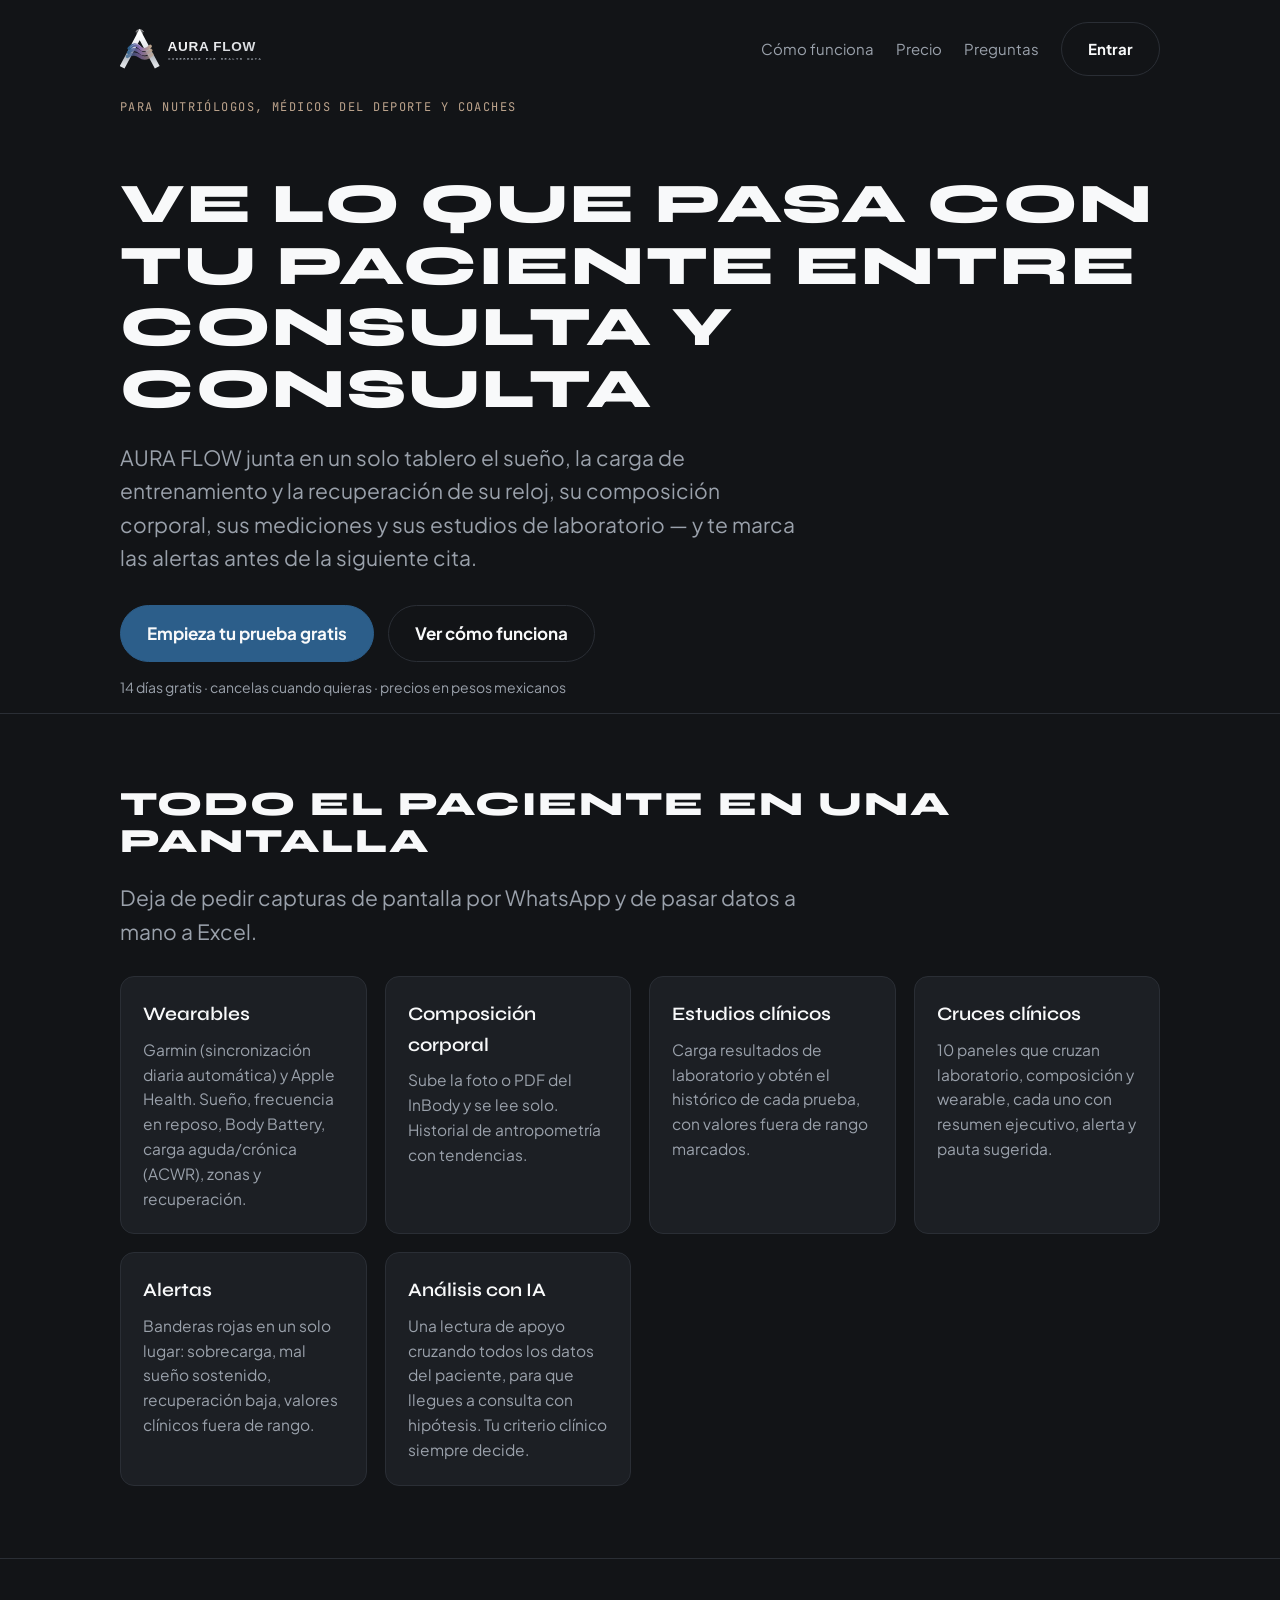
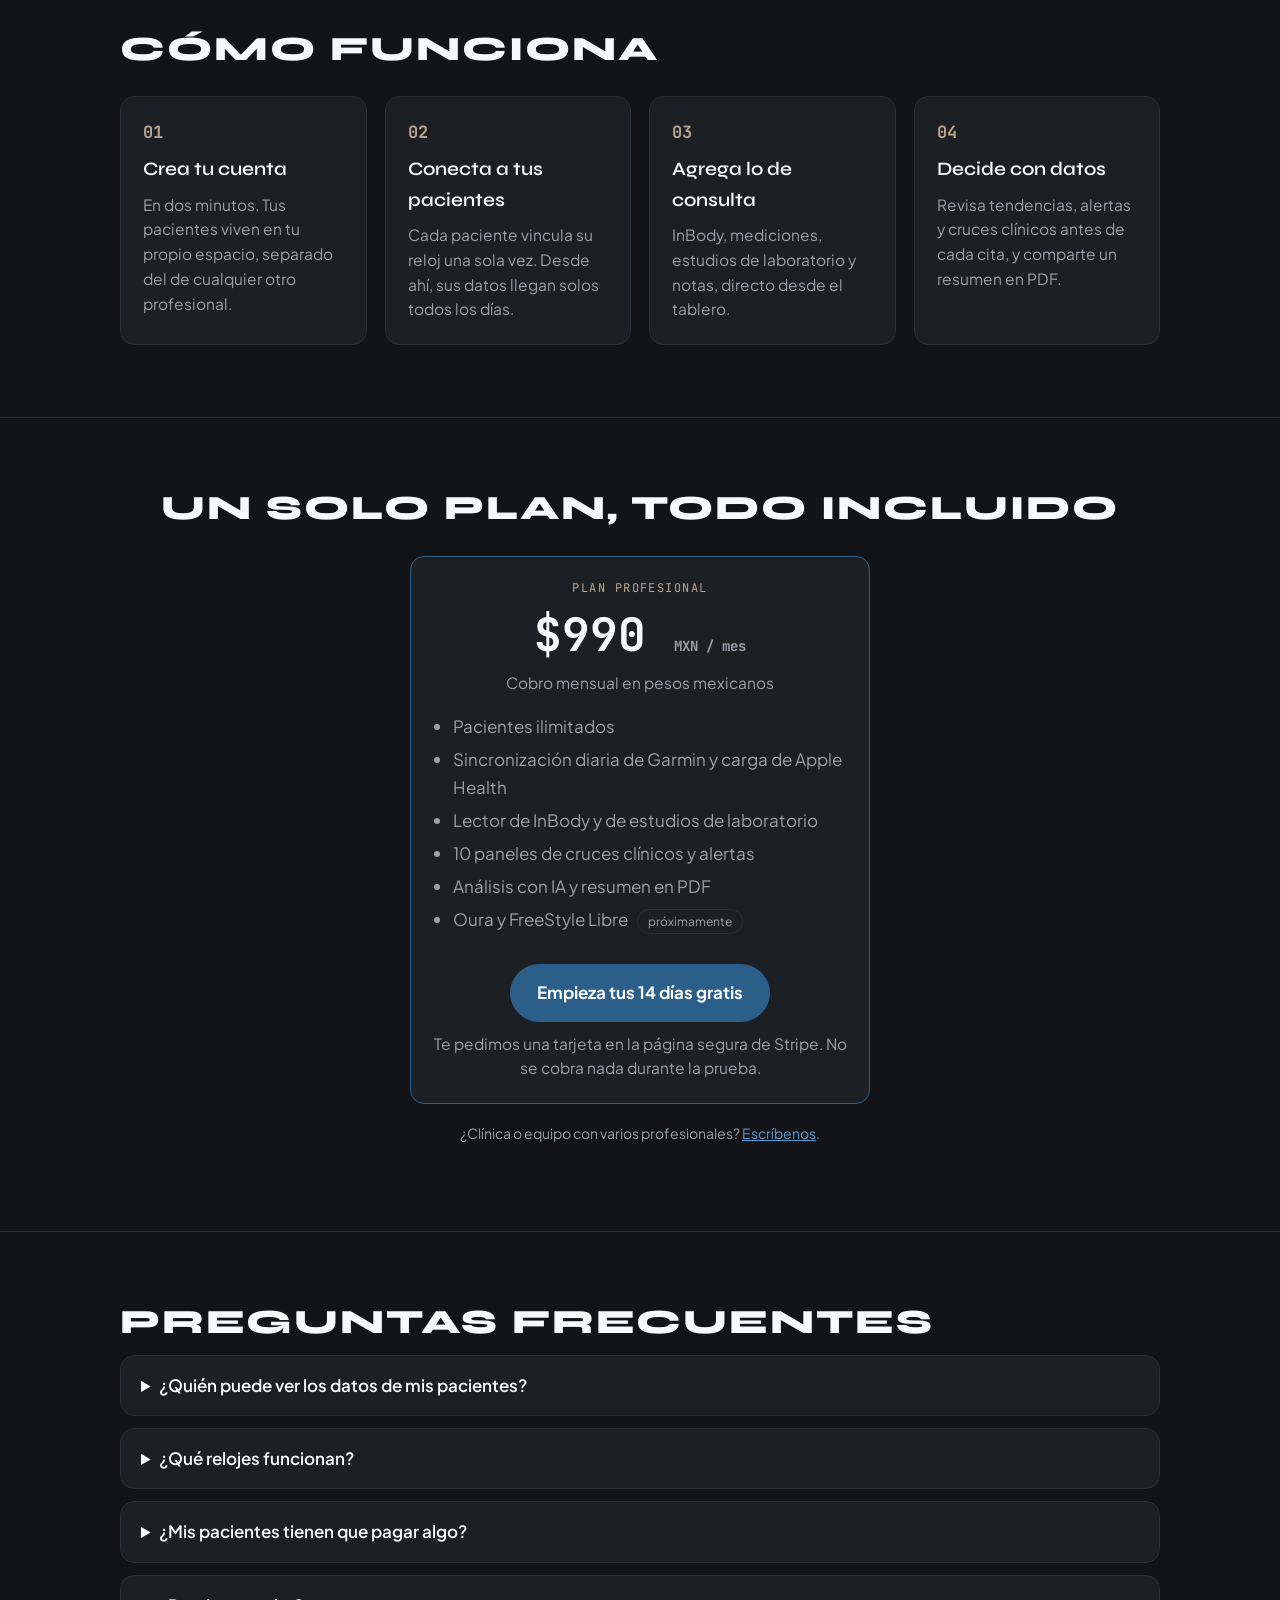
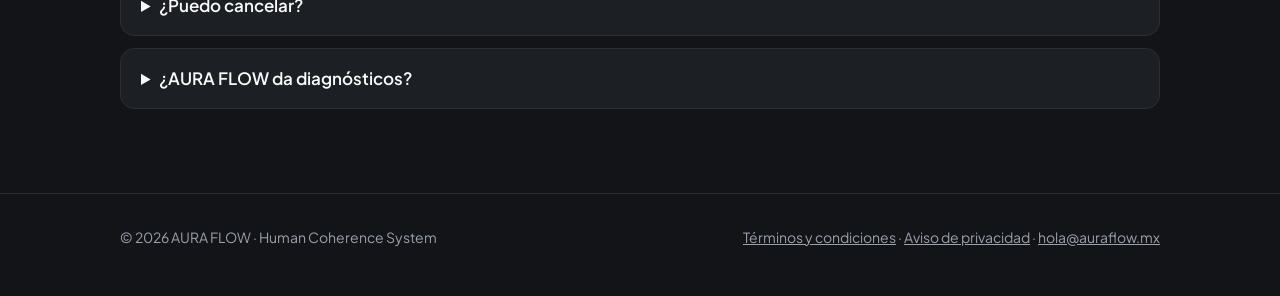
<file: landing/index.html>
<!doctype html>
<html lang="es">
<head>
  <meta charset="utf-8">
  <meta name="viewport" content="width=device-width, initial-scale=1">
  <title>AURA FLOW · Seguimiento clínico con datos reales</title>
  <meta name="description" content="Plataforma para nutriólogos, médicos y coaches: wearables, InBody, antropometría y estudios de laboratorio de cada paciente en un solo tablero.">
  <link rel="preconnect" href="https://fonts.googleapis.com">
  <link rel="preconnect" href="https://fonts.gstatic.com" crossorigin>
  <link href="https://fonts.googleapis.com/css2?family=Syne:wght@600;700;800&family=Plus+Jakarta+Sans:wght@400;500;600;700&family=JetBrains+Mono:wght@500;700&display=swap" rel="stylesheet">
  <link rel="stylesheet" href="styles.css">
</head>
<body>
  <!--
    CONFIGURA AQUÍ el link de tu app de Streamlit (el mismo que el Secret APP_URL).
    Todos los botones "Empezar prueba" / "Entrar" lo usan.
  -->
  <script>window.AURA_APP_URL = "https://TU-APP.streamlit.app";</script>

  <div class="wrap">
    <header class="top">
      <img src="assets/aura_flow_logo.svg" alt="AURA FLOW">
      <nav>
        <a href="#como-funciona">Cómo funciona</a>
        <a href="#precio">Precio</a>
        <a href="#preguntas">Preguntas</a>
        <a class="btn ghost" data-app href="#precio">Entrar</a>
      </nav>
    </header>

    <main>
      <div class="hero">
        <div class="eyebrow">Para nutriólogos, médicos del deporte y coaches</div>
        <h1>Ve lo que pasa con tu paciente entre consulta y consulta</h1>
        <p class="lead">
          AURA FLOW junta en un solo tablero el sueño, la carga de entrenamiento y la recuperación de su
          reloj, su composición corporal, sus mediciones y sus estudios de laboratorio &mdash; y te marca
          las alertas antes de la siguiente cita.
        </p>
        <div class="cta-row">
          <a class="btn" data-app href="#precio">Empieza tu prueba gratis</a>
          <a class="btn ghost" href="#como-funciona">Ver cómo funciona</a>
        </div>
        <p class="small">14 días gratis · cancelas cuando quieras · precios en pesos mexicanos</p>
      </div>
    </main>
  </div>

  <section>
    <div class="wrap">
      <h2>Todo el paciente en una pantalla</h2>
      <p class="lead">Deja de pedir capturas de pantalla por WhatsApp y de pasar datos a mano a Excel.</p>
      <div class="grid" style="margin-top:28px">
        <div class="card"><h3>Wearables</h3><p>Garmin (sincronización diaria automática) y Apple Health. Sueño, frecuencia en reposo, Body Battery, carga aguda/crónica (ACWR), zonas y recuperación.</p></div>
        <div class="card"><h3>Composición corporal</h3><p>Sube la foto o PDF del InBody y se lee solo. Historial de antropometría con tendencias.</p></div>
        <div class="card"><h3>Estudios clínicos</h3><p>Carga resultados de laboratorio y obtén el histórico de cada prueba, con valores fuera de rango marcados.</p></div>
        <div class="card"><h3>Cruces clínicos</h3><p>10 paneles que cruzan laboratorio, composición y wearable, cada uno con resumen ejecutivo, alerta y pauta sugerida.</p></div>
        <div class="card"><h3>Alertas</h3><p>Banderas rojas en un solo lugar: sobrecarga, mal sueño sostenido, recuperación baja, valores clínicos fuera de rango.</p></div>
        <div class="card"><h3>Análisis con IA</h3><p>Una lectura de apoyo cruzando todos los datos del paciente, para que llegues a consulta con hipótesis. Tu criterio clínico siempre decide.</p></div>
      </div>
    </div>
  </section>

  <section id="como-funciona">
    <div class="wrap">
      <h2>Cómo funciona</h2>
      <div class="grid steps" style="margin-top:28px">
        <div class="card"><h3>Crea tu cuenta</h3><p>En dos minutos. Tus pacientes viven en tu propio espacio, separado del de cualquier otro profesional.</p></div>
        <div class="card"><h3>Conecta a tus pacientes</h3><p>Cada paciente vincula su reloj una sola vez. Desde ahí, sus datos llegan solos todos los días.</p></div>
        <div class="card"><h3>Agrega lo de consulta</h3><p>InBody, mediciones, estudios de laboratorio y notas, directo desde el tablero.</p></div>
        <div class="card"><h3>Decide con datos</h3><p>Revisa tendencias, alertas y cruces clínicos antes de cada cita, y comparte un resumen en PDF.</p></div>
      </div>
    </div>
  </section>

  <section id="precio">
    <div class="wrap">
      <h2 style="text-align:center">Un solo plan, todo incluido</h2>
      <div class="card price" style="margin-top:28px">
        <div class="eyebrow">Plan Profesional</div>
        <div class="amount">$990 <span class="small mono">MXN / mes</span></div>
        <p class="small">Cobro mensual en pesos mexicanos</p>
        <ul>
          <li>Pacientes ilimitados</li>
          <li>Sincronización diaria de Garmin y carga de Apple Health</li>
          <li>Lector de InBody y de estudios de laboratorio</li>
          <li>10 paneles de cruces clínicos y alertas</li>
          <li>Análisis con IA y resumen en PDF</li>
          <li>Oura y FreeStyle Libre <span class="tag">próximamente</span></li>
        </ul>
        <div class="cta-row" style="justify-content:center">
          <a class="btn" data-app href="#">Empieza tus 14 días gratis</a>
        </div>
        <p class="small">Te pedimos una tarjeta en la página segura de Stripe. No se cobra nada durante la prueba.</p>
      </div>
      <p class="small" style="text-align:center; margin-top:18px">¿Clínica o equipo con varios profesionales? <a href="mailto:hola@auraflow.mx">Escríbenos</a>.</p>
    </div>
  </section>

  <section id="preguntas">
    <div class="wrap">
      <h2>Preguntas frecuentes</h2>
      <details><summary>¿Quién puede ver los datos de mis pacientes?</summary>
        <p>Solo tú. Cada cuenta tiene su propio espacio de datos, y el equipo de AURA FLOW no consulta la información de tus pacientes salvo que tú lo pidas para darte soporte. Consulta el <a href="privacidad.html">Aviso de privacidad</a>.</p></details>
      <details><summary>¿Qué relojes funcionan?</summary>
        <p>Hoy: Garmin (con actualización automática diaria) y Apple Watch / iPhone mediante la exportación de Salud. Oura y FreeStyle Libre llegan pronto.</p></details>
      <details><summary>¿Mis pacientes tienen que pagar algo?</summary>
        <p>No. La suscripción es tuya y cubre a todos tus pacientes.</p></details>
      <details><summary>¿Puedo cancelar?</summary>
        <p>Sí, cuando quieras, desde tu cuenta. No hay plazos forzosos.</p></details>
      <details><summary>¿AURA FLOW da diagnósticos?</summary>
        <p>No. Es una herramienta de apoyo para profesionales de la salud; las alertas y análisis son orientativos y la decisión clínica siempre es tuya.</p></details>
    </div>
  </section>

  <footer>
    <div class="wrap">
      <span>© <span id="anio">2026</span> AURA FLOW · Human Coherence System</span>
      <span><a href="terminos.html">Términos y condiciones</a> · <a href="privacidad.html">Aviso de privacidad</a> · <a href="mailto:hola@auraflow.mx">hola@auraflow.mx</a></span>
    </div>
  </footer>

  <script>
    document.querySelectorAll("[data-app]").forEach(function (a) { a.href = window.AURA_APP_URL; });
    document.getElementById("anio").textContent = new Date().getFullYear();
  </script>
</body>
</html>
</file>
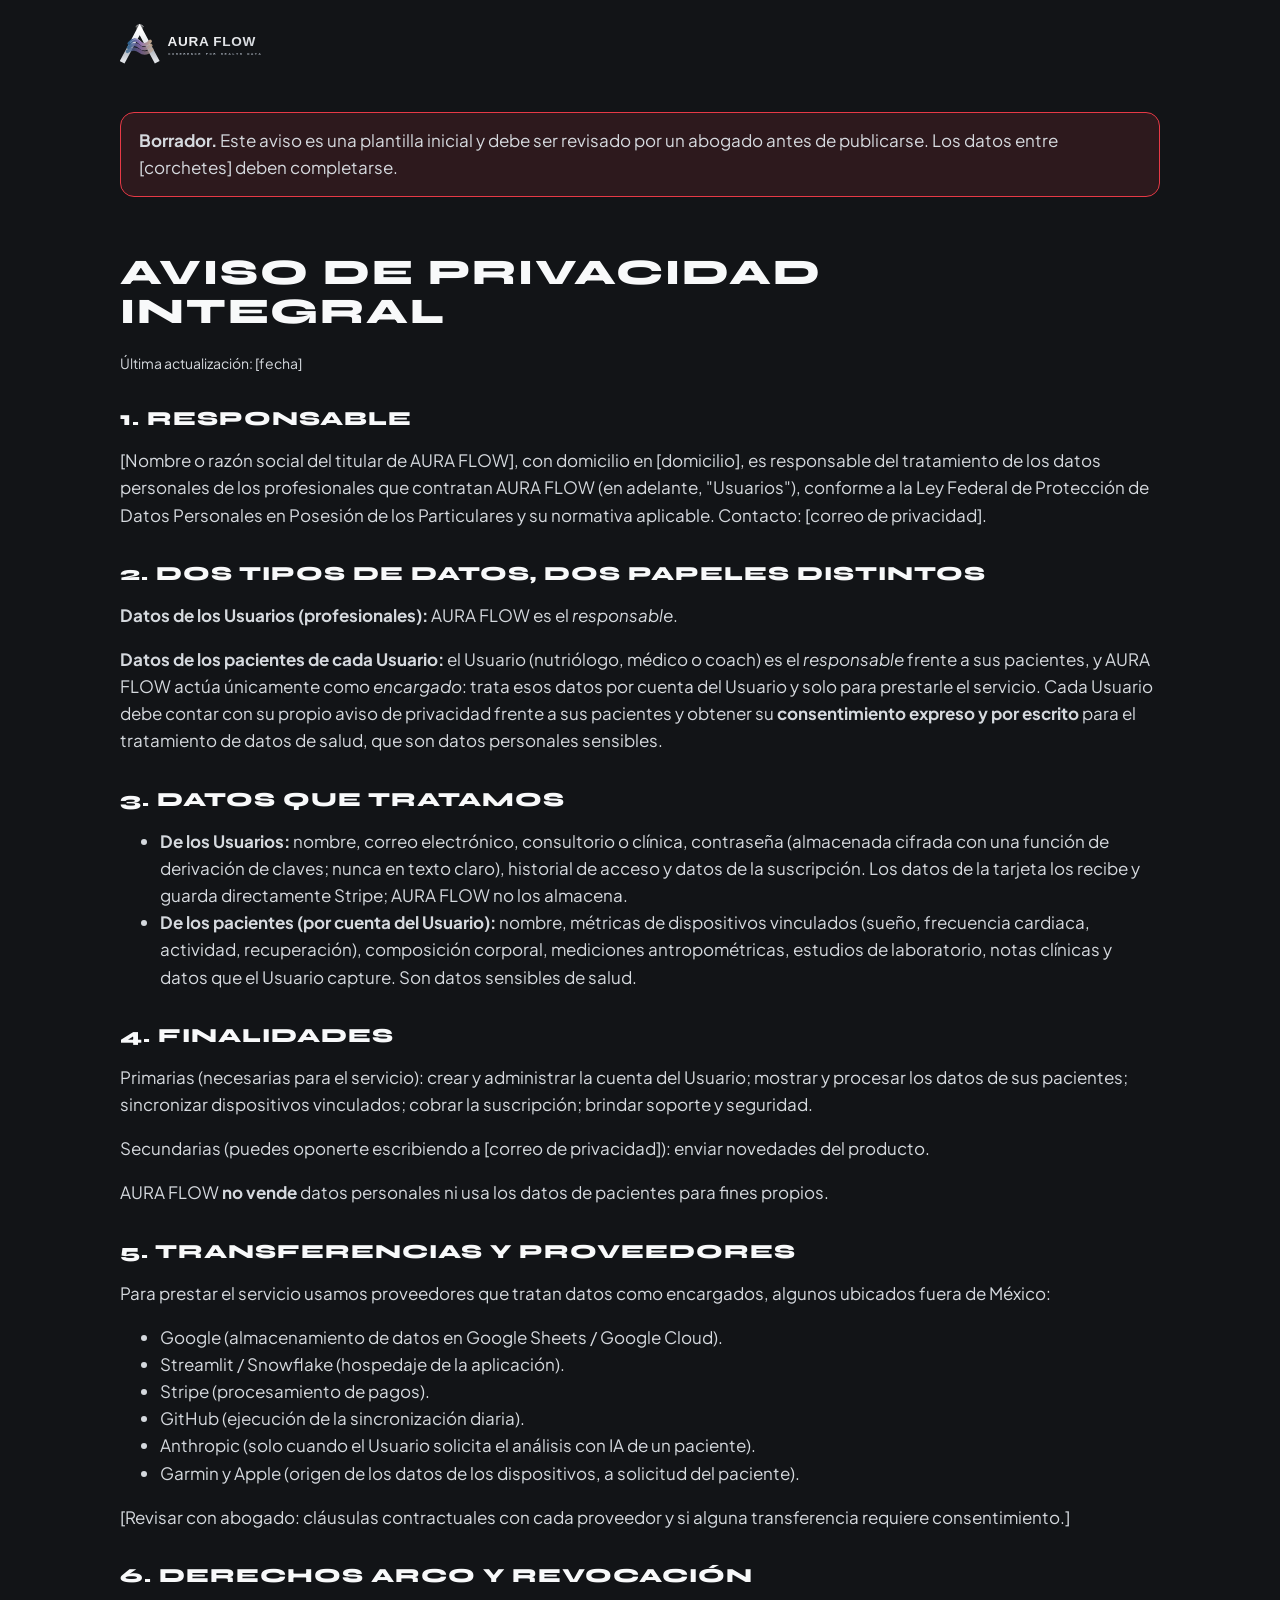
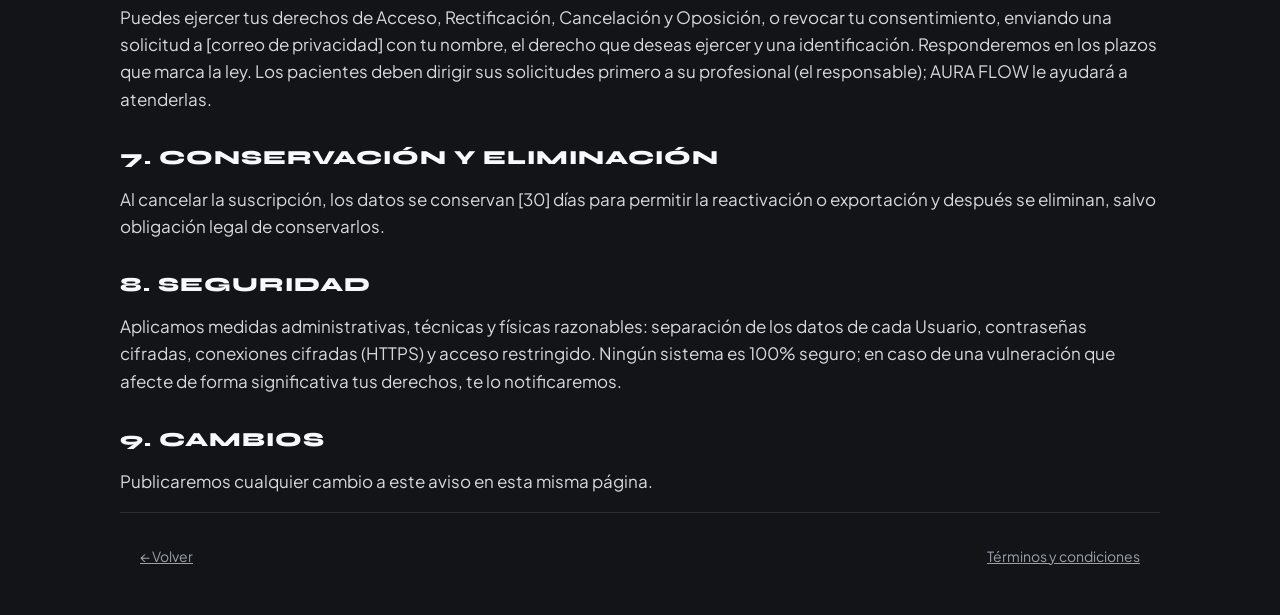
<file: landing/privacidad.html>
<!doctype html>
<html lang="es">
<head>
  <meta charset="utf-8">
  <meta name="viewport" content="width=device-width, initial-scale=1">
  <title>Aviso de privacidad · AURA FLOW</title>
  <link rel="preconnect" href="https://fonts.googleapis.com">
  <link rel="preconnect" href="https://fonts.gstatic.com" crossorigin>
  <link href="https://fonts.googleapis.com/css2?family=Syne:wght@600;700;800&family=Plus+Jakarta+Sans:wght@400;500;600;700&family=JetBrains+Mono:wght@500;700&display=swap" rel="stylesheet">
  <link rel="stylesheet" href="styles.css">
</head>
<body>
  <div class="wrap legal">
    <header class="top">
      <a href="index.html"><img src="assets/aura_flow_logo.svg" alt="AURA FLOW"></a>
    </header>

    <!-- BORRADOR: quita este recuadro solo después de que un abogado revise y complete el aviso. -->
    <p class="draft"><strong>Borrador.</strong> Este aviso es una plantilla inicial y debe ser revisado por un abogado
      antes de publicarse. Los datos entre [corchetes] deben completarse.</p>

    <h1>Aviso de privacidad integral</h1>
    <p class="small">Última actualización: [fecha]</p>

    <h2>1. Responsable</h2>
    <p>[Nombre o razón social del titular de AURA FLOW], con domicilio en [domicilio], es responsable del tratamiento
      de los datos personales de los profesionales que contratan AURA FLOW (en adelante, "Usuarios"), conforme a la
      Ley Federal de Protección de Datos Personales en Posesión de los Particulares y su normativa aplicable.
      Contacto: [correo de privacidad].</p>

    <h2>2. Dos tipos de datos, dos papeles distintos</h2>
    <p><strong>Datos de los Usuarios (profesionales):</strong> AURA FLOW es el <em>responsable</em>.</p>
    <p><strong>Datos de los pacientes de cada Usuario:</strong> el Usuario (nutriólogo, médico o coach) es el
      <em>responsable</em> frente a sus pacientes, y AURA FLOW actúa únicamente como <em>encargado</em>: trata esos
      datos por cuenta del Usuario y solo para prestarle el servicio. Cada Usuario debe contar con su propio aviso de
      privacidad frente a sus pacientes y obtener su <strong>consentimiento expreso y por escrito</strong> para el
      tratamiento de datos de salud, que son datos personales sensibles.</p>

    <h2>3. Datos que tratamos</h2>
    <ul>
      <li><strong>De los Usuarios:</strong> nombre, correo electrónico, consultorio o clínica, contraseña (almacenada
        cifrada con una función de derivación de claves; nunca en texto claro), historial de acceso y datos de la
        suscripción. Los datos de la tarjeta los recibe y guarda directamente Stripe; AURA FLOW no los almacena.</li>
      <li><strong>De los pacientes (por cuenta del Usuario):</strong> nombre, métricas de dispositivos vinculados
        (sueño, frecuencia cardiaca, actividad, recuperación), composición corporal, mediciones antropométricas,
        estudios de laboratorio, notas clínicas y datos que el Usuario capture. Son datos sensibles de salud.</li>
    </ul>

    <h2>4. Finalidades</h2>
    <p>Primarias (necesarias para el servicio): crear y administrar la cuenta del Usuario; mostrar y procesar los datos
      de sus pacientes; sincronizar dispositivos vinculados; cobrar la suscripción; brindar soporte y seguridad.</p>
    <p>Secundarias (puedes oponerte escribiendo a [correo de privacidad]): enviar novedades del producto.</p>
    <p>AURA FLOW <strong>no vende</strong> datos personales ni usa los datos de pacientes para fines propios.</p>

    <h2>5. Transferencias y proveedores</h2>
    <p>Para prestar el servicio usamos proveedores que tratan datos como encargados, algunos ubicados fuera de México:</p>
    <ul>
      <li>Google (almacenamiento de datos en Google Sheets / Google Cloud).</li>
      <li>Streamlit / Snowflake (hospedaje de la aplicación).</li>
      <li>Stripe (procesamiento de pagos).</li>
      <li>GitHub (ejecución de la sincronización diaria).</li>
      <li>Anthropic (solo cuando el Usuario solicita el análisis con IA de un paciente).</li>
      <li>Garmin y Apple (origen de los datos de los dispositivos, a solicitud del paciente).</li>
    </ul>
    <p>[Revisar con abogado: cláusulas contractuales con cada proveedor y si alguna transferencia requiere consentimiento.]</p>

    <h2>6. Derechos ARCO y revocación</h2>
    <p>Puedes ejercer tus derechos de Acceso, Rectificación, Cancelación y Oposición, o revocar tu consentimiento,
      enviando una solicitud a [correo de privacidad] con tu nombre, el derecho que deseas ejercer y una identificación.
      Responderemos en los plazos que marca la ley. Los pacientes deben dirigir sus solicitudes primero a su
      profesional (el responsable); AURA FLOW le ayudará a atenderlas.</p>

    <h2>7. Conservación y eliminación</h2>
    <p>Al cancelar la suscripción, los datos se conservan [30] días para permitir la reactivación o exportación y
      después se eliminan, salvo obligación legal de conservarlos.</p>

    <h2>8. Seguridad</h2>
    <p>Aplicamos medidas administrativas, técnicas y físicas razonables: separación de los datos de cada Usuario,
      contraseñas cifradas, conexiones cifradas (HTTPS) y acceso restringido. Ningún sistema es 100% seguro; en caso
      de una vulneración que afecte de forma significativa tus derechos, te lo notificaremos.</p>

    <h2>9. Cambios</h2>
    <p>Publicaremos cualquier cambio a este aviso en esta misma página.</p>

    <footer><div class="wrap"><a href="index.html">← Volver</a><a href="terminos.html">Términos y condiciones</a></div></footer>
  </div>
</body>
</html>
</file>
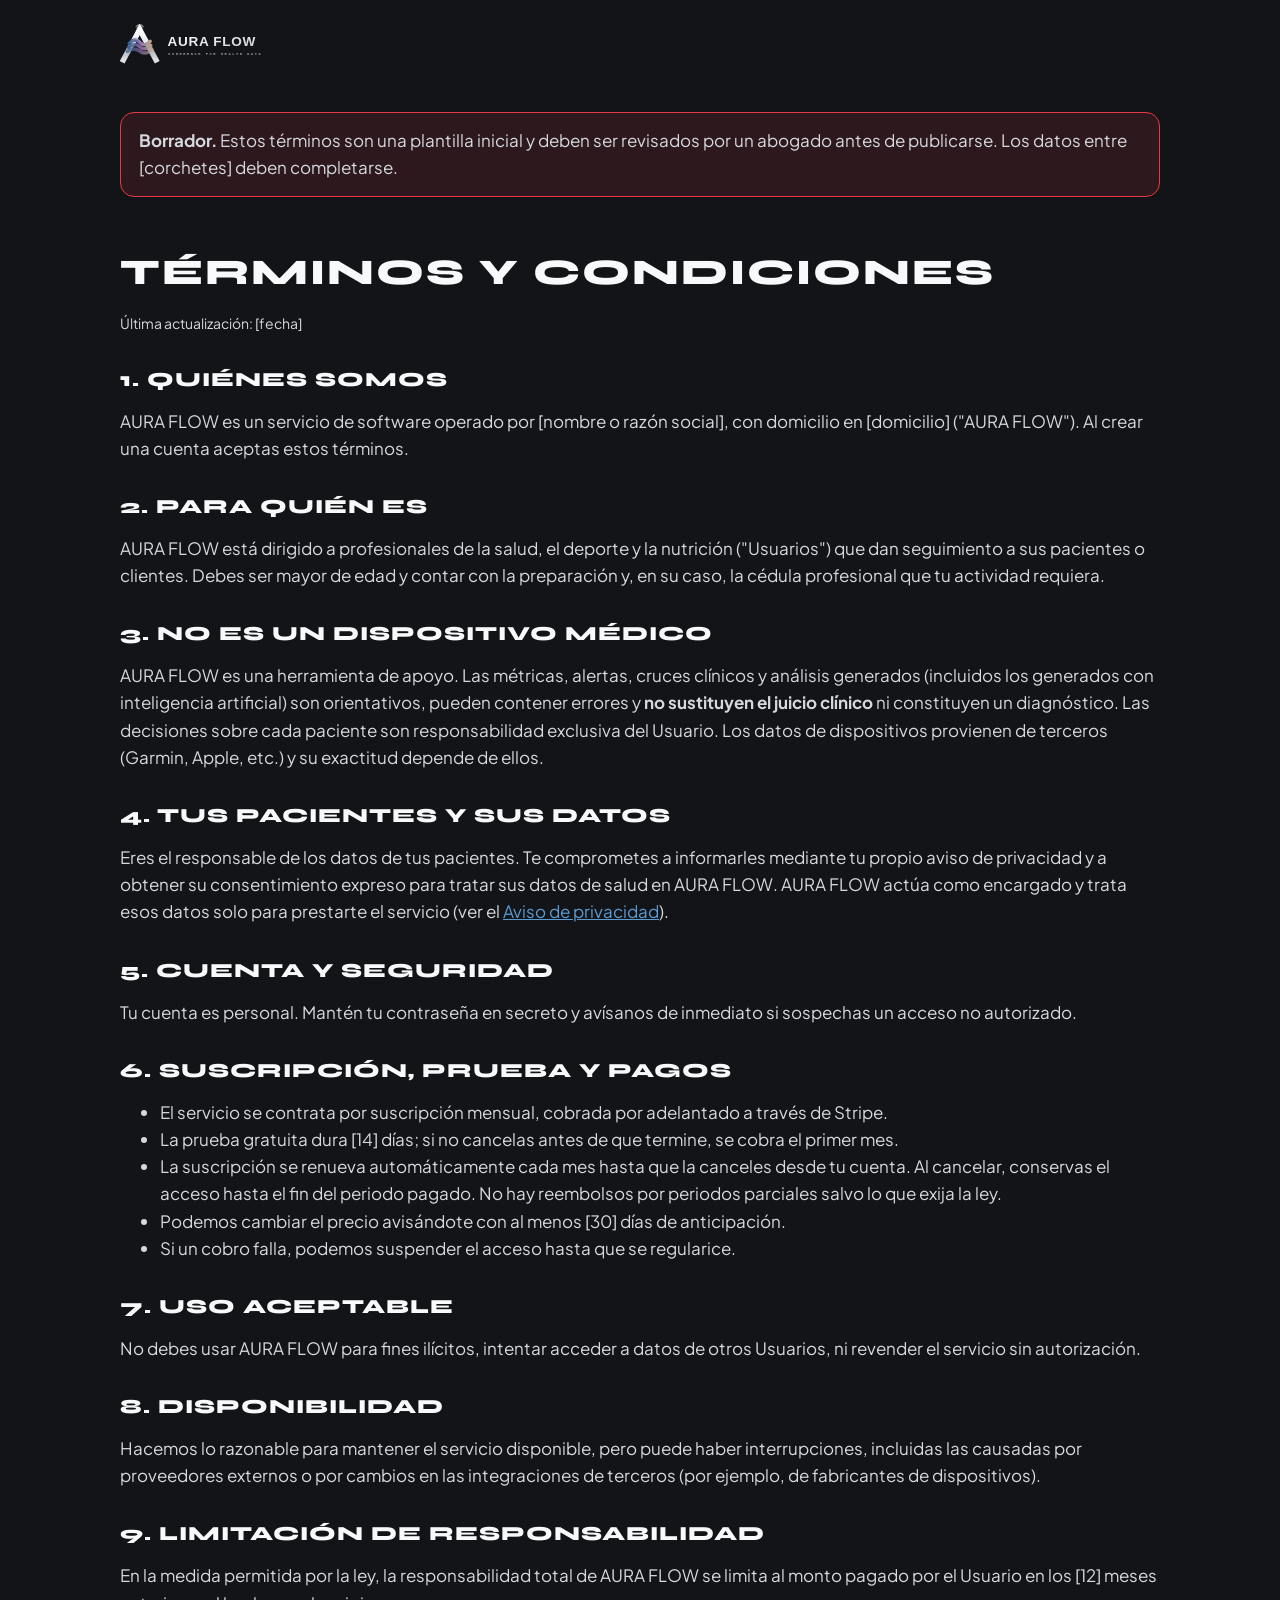
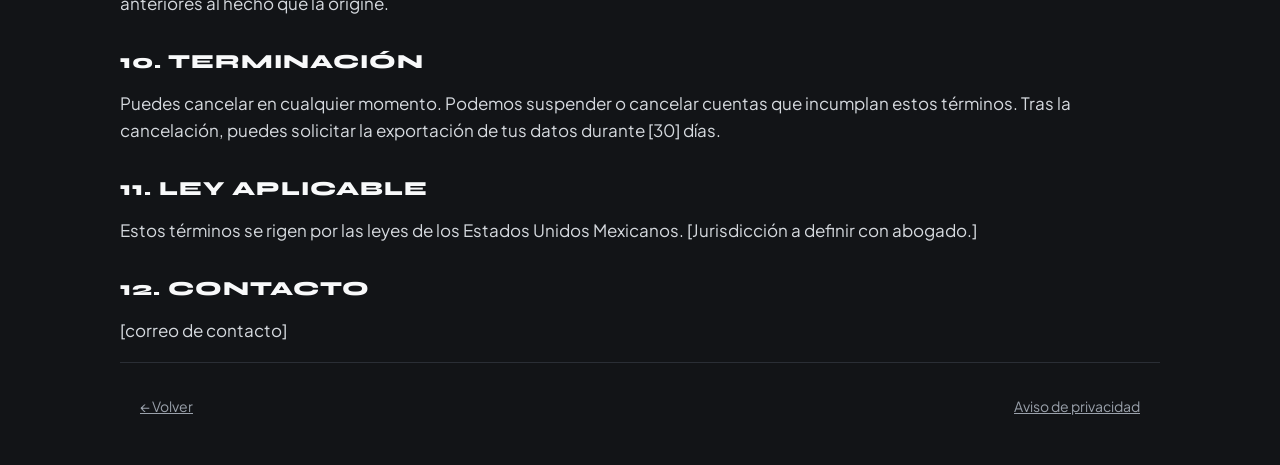
<file: landing/terminos.html>
<!doctype html>
<html lang="es">
<head>
  <meta charset="utf-8">
  <meta name="viewport" content="width=device-width, initial-scale=1">
  <title>Términos y condiciones · AURA FLOW</title>
  <link rel="preconnect" href="https://fonts.googleapis.com">
  <link rel="preconnect" href="https://fonts.gstatic.com" crossorigin>
  <link href="https://fonts.googleapis.com/css2?family=Syne:wght@600;700;800&family=Plus+Jakarta+Sans:wght@400;500;600;700&family=JetBrains+Mono:wght@500;700&display=swap" rel="stylesheet">
  <link rel="stylesheet" href="styles.css">
</head>
<body>
  <div class="wrap legal">
    <header class="top">
      <a href="index.html"><img src="assets/aura_flow_logo.svg" alt="AURA FLOW"></a>
    </header>

    <!-- BORRADOR: quita este recuadro solo después de que un abogado revise y complete los términos. -->
    <p class="draft"><strong>Borrador.</strong> Estos términos son una plantilla inicial y deben ser revisados por un
      abogado antes de publicarse. Los datos entre [corchetes] deben completarse.</p>

    <h1>Términos y condiciones</h1>
    <p class="small">Última actualización: [fecha]</p>

    <h2>1. Quiénes somos</h2>
    <p>AURA FLOW es un servicio de software operado por [nombre o razón social], con domicilio en [domicilio]
      ("AURA FLOW"). Al crear una cuenta aceptas estos términos.</p>

    <h2>2. Para quién es</h2>
    <p>AURA FLOW está dirigido a profesionales de la salud, el deporte y la nutrición ("Usuarios") que dan seguimiento
      a sus pacientes o clientes. Debes ser mayor de edad y contar con la preparación y, en su caso, la cédula
      profesional que tu actividad requiera.</p>

    <h2>3. No es un dispositivo médico</h2>
    <p>AURA FLOW es una herramienta de apoyo. Las métricas, alertas, cruces clínicos y análisis generados (incluidos
      los generados con inteligencia artificial) son orientativos, pueden contener errores y <strong>no sustituyen el
      juicio clínico</strong> ni constituyen un diagnóstico. Las decisiones sobre cada paciente son responsabilidad
      exclusiva del Usuario. Los datos de dispositivos provienen de terceros (Garmin, Apple, etc.) y su exactitud
      depende de ellos.</p>

    <h2>4. Tus pacientes y sus datos</h2>
    <p>Eres el responsable de los datos de tus pacientes. Te comprometes a informarles mediante tu propio aviso de
      privacidad y a obtener su consentimiento expreso para tratar sus datos de salud en AURA FLOW. AURA FLOW actúa
      como encargado y trata esos datos solo para prestarte el servicio (ver el
      <a href="privacidad.html">Aviso de privacidad</a>).</p>

    <h2>5. Cuenta y seguridad</h2>
    <p>Tu cuenta es personal. Mantén tu contraseña en secreto y avísanos de inmediato si sospechas un acceso no
      autorizado.</p>

    <h2>6. Suscripción, prueba y pagos</h2>
    <ul>
      <li>El servicio se contrata por suscripción mensual, cobrada por adelantado a través de Stripe.</li>
      <li>La prueba gratuita dura [14] días; si no cancelas antes de que termine, se cobra el primer mes.</li>
      <li>La suscripción se renueva automáticamente cada mes hasta que la canceles desde tu cuenta. Al cancelar,
        conservas el acceso hasta el fin del periodo pagado. No hay reembolsos por periodos parciales salvo lo que
        exija la ley.</li>
      <li>Podemos cambiar el precio avisándote con al menos [30] días de anticipación.</li>
      <li>Si un cobro falla, podemos suspender el acceso hasta que se regularice.</li>
    </ul>

    <h2>7. Uso aceptable</h2>
    <p>No debes usar AURA FLOW para fines ilícitos, intentar acceder a datos de otros Usuarios, ni revender el servicio
      sin autorización.</p>

    <h2>8. Disponibilidad</h2>
    <p>Hacemos lo razonable para mantener el servicio disponible, pero puede haber interrupciones, incluidas las
      causadas por proveedores externos o por cambios en las integraciones de terceros (por ejemplo, de fabricantes de
      dispositivos).</p>

    <h2>9. Limitación de responsabilidad</h2>
    <p>En la medida permitida por la ley, la responsabilidad total de AURA FLOW se limita al monto pagado por el
      Usuario en los [12] meses anteriores al hecho que la origine.</p>

    <h2>10. Terminación</h2>
    <p>Puedes cancelar en cualquier momento. Podemos suspender o cancelar cuentas que incumplan estos términos. Tras la
      cancelación, puedes solicitar la exportación de tus datos durante [30] días.</p>

    <h2>11. Ley aplicable</h2>
    <p>Estos términos se rigen por las leyes de los Estados Unidos Mexicanos. [Jurisdicción a definir con abogado.]</p>

    <h2>12. Contacto</h2>
    <p>[correo de contacto]</p>

    <footer><div class="wrap"><a href="index.html">← Volver</a><a href="privacidad.html">Aviso de privacidad</a></div></footer>
  </div>
</body>
</html>
</file>
<file: landing/styles.css>
:root {
  --bg: #121417;
  --bg-2: #1C1F24;
  --line: #2A2E35;
  --ink: #F8F9FA;
  --ink-soft: #9AA1AB;
  --blue: #2C5E8A;
  --blue-text: #5B9BD1;
  --terra: #BCA38C;
  --red: #E63946;
  --radius: 14px;
}
* { box-sizing: border-box; }
html { scroll-behavior: smooth; }
body {
  margin: 0; background: var(--bg); color: var(--ink);
  font-family: 'Plus Jakarta Sans', system-ui, sans-serif; line-height: 1.6; font-size: 17px;
}
a { color: var(--blue-text); }
.wrap { max-width: 1080px; margin: 0 auto; padding: 0 20px; }
header.top { display: flex; align-items: center; justify-content: space-between; padding: 22px 0; gap: 16px; }
header.top img { height: 44px; width: auto; }
header.top nav { display: flex; gap: 22px; align-items: center; font-size: 15px; }
header.top nav a { color: var(--ink-soft); text-decoration: none; }
header.top nav a:hover { color: var(--ink); }
h1, h2 { font-family: 'Syne', sans-serif; font-weight: 800; text-transform: uppercase; letter-spacing: 2px; line-height: 1.1; }
h1 { font-size: clamp(32px, 6vw, 56px); margin: 56px 0 20px; }
h2 { font-size: clamp(24px, 4vw, 34px); margin: 0 0 14px; }
h3 { font-family: 'Syne', sans-serif; font-weight: 600; margin: 0 0 8px; font-size: 19px; }
.mono { font-family: 'JetBrains Mono', monospace; }
.eyebrow { font-family: 'JetBrains Mono', monospace; font-size: 12px; letter-spacing: .12em; text-transform: uppercase; color: var(--terra); }
.lead { font-size: clamp(18px, 2.4vw, 21px); color: var(--ink-soft); max-width: 680px; }
.btn {
  display: inline-block; padding: 14px 26px; border-radius: 999px; font-weight: 700; text-decoration: none;
  background: var(--blue); color: var(--ink); border: 1px solid var(--blue); transition: filter .15s;
}
.btn:hover { filter: brightness(1.15); }
.btn.ghost { background: transparent; border-color: var(--line); color: var(--ink); }
.cta-row { display: flex; gap: 14px; flex-wrap: wrap; margin: 30px 0 10px; }
.small { font-size: 14px; color: var(--ink-soft); }
section { padding: 72px 0; border-top: 1px solid var(--line); }
.grid { display: grid; gap: 18px; grid-template-columns: repeat(auto-fit, minmax(240px, 1fr)); }
.card { background: var(--bg-2); border: 1px solid var(--line); border-radius: var(--radius); padding: 22px; }
.card p { margin: 0; color: var(--ink-soft); font-size: 15.5px; }
.steps { counter-reset: paso; }
.steps .card::before {
  counter-increment: paso; content: "0" counter(paso);
  display: block; font-family: 'JetBrains Mono', monospace; color: var(--terra); font-weight: 700; margin-bottom: 8px;
}
.price { max-width: 460px; margin: 0 auto; text-align: center; border-color: var(--blue); }
.price .amount { font-family: 'JetBrains Mono', monospace; font-size: 46px; font-weight: 700; }
.price ul { text-align: left; padding-left: 20px; color: var(--ink-soft); }
.price li { margin: 6px 0; }
.tag { display: inline-block; font-size: 12px; padding: 2px 10px; border-radius: 999px; border: 1px solid var(--line); color: var(--ink-soft); margin-left: 6px; }
details { background: var(--bg-2); border: 1px solid var(--line); border-radius: var(--radius); padding: 16px 20px; margin-bottom: 12px; }
summary { cursor: pointer; font-weight: 600; }
details p { color: var(--ink-soft); margin: 10px 0 0; }
footer { border-top: 1px solid var(--line); padding: 32px 0 48px; color: var(--ink-soft); font-size: 14px; }
footer .wrap { display: flex; justify-content: space-between; flex-wrap: wrap; gap: 14px; }
footer a { color: var(--ink-soft); }
.legal h1 { font-size: clamp(26px, 4vw, 36px); }
.legal h2 { font-size: 20px; margin-top: 34px; letter-spacing: 1px; }
.legal p, .legal li { color: #D5D9DE; }
.draft { border: 1px solid var(--red); background: #E6394620; color: var(--ink); padding: 14px 18px; border-radius: var(--radius); }
@media (max-width: 640px) {
  header.top nav a:not(.btn) { display: none; }
  header.top img { height: 34px; }
  section { padding: 52px 0; }
}
</file>
